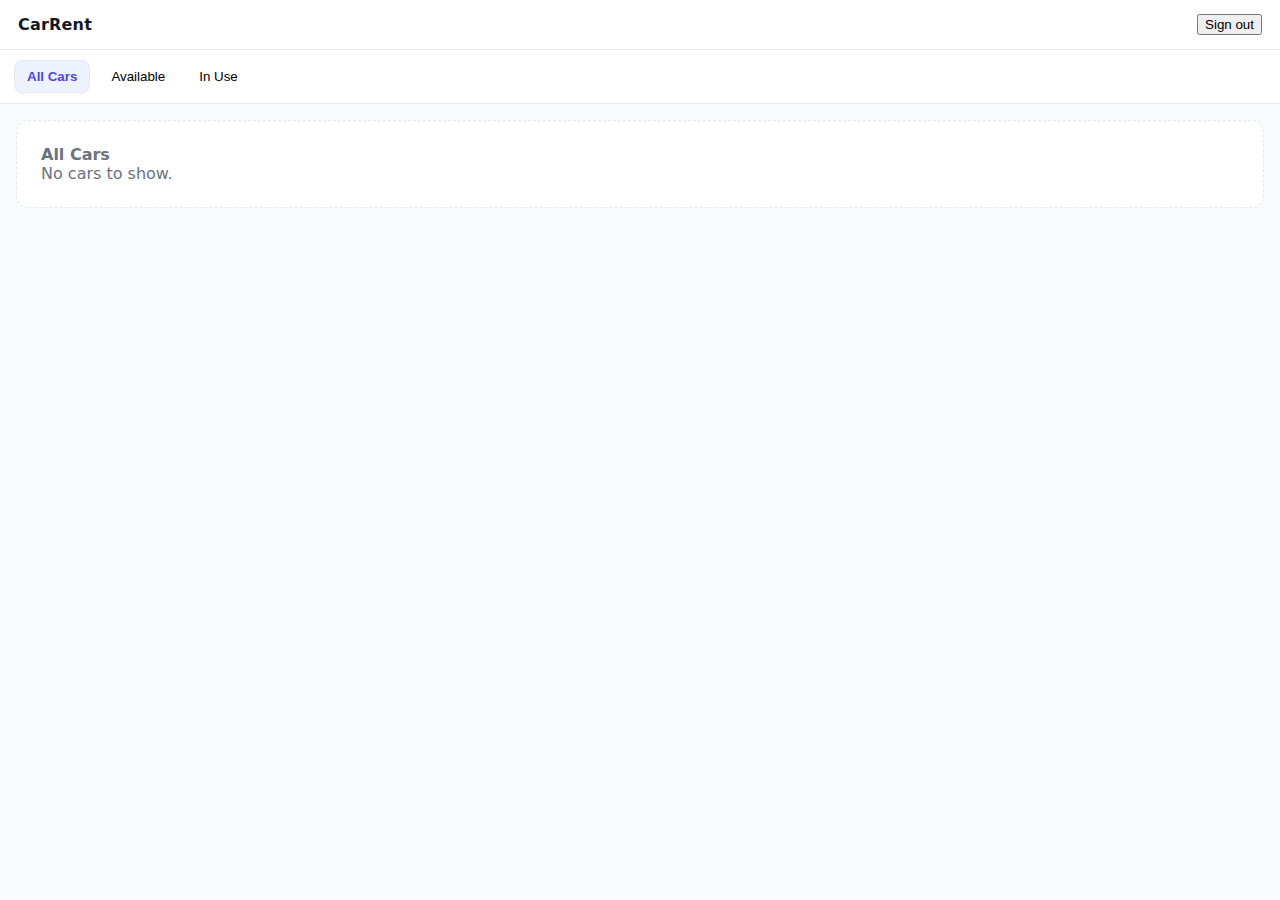
<file: frontend/dashboard/index.html>
<!doctype html>
<html lang="en">
  <head>
    <meta charset="utf-8" />
    <meta name="viewport" content="width=device-width, initial-scale=1" />
    <title>Car Rental Dashboard</title>
    <link rel="stylesheet" href="./styles.css" />
  </head>
  <body>
    <!-- Root -->
    <div id="app">
      <!-- Dashboard View -->
      <section id="view-dashboard">
        <header id="topbar">
          <div class="brand">CarRent</div>
          <nav class="user-menu">
            <button id="btn-signout">Sign out</button>
          </nav>
        </header>

        <div id="tabs" class="tabs">
          <button class="tab is-active" data-tab="all">All Cars</button>
          <button class="tab" data-tab="available">Available</button>
          <button class="tab" data-tab="in_use">In Use</button>
        </div>

        <main id="content" class="content">
          <!-- rendered by JS -->
        </main>

        <div id="modal-root" class="modal-root hidden"></div>
      </section>
    </div>

    <script defer src="./app.js"></script>
  </body>
</html>
</file>
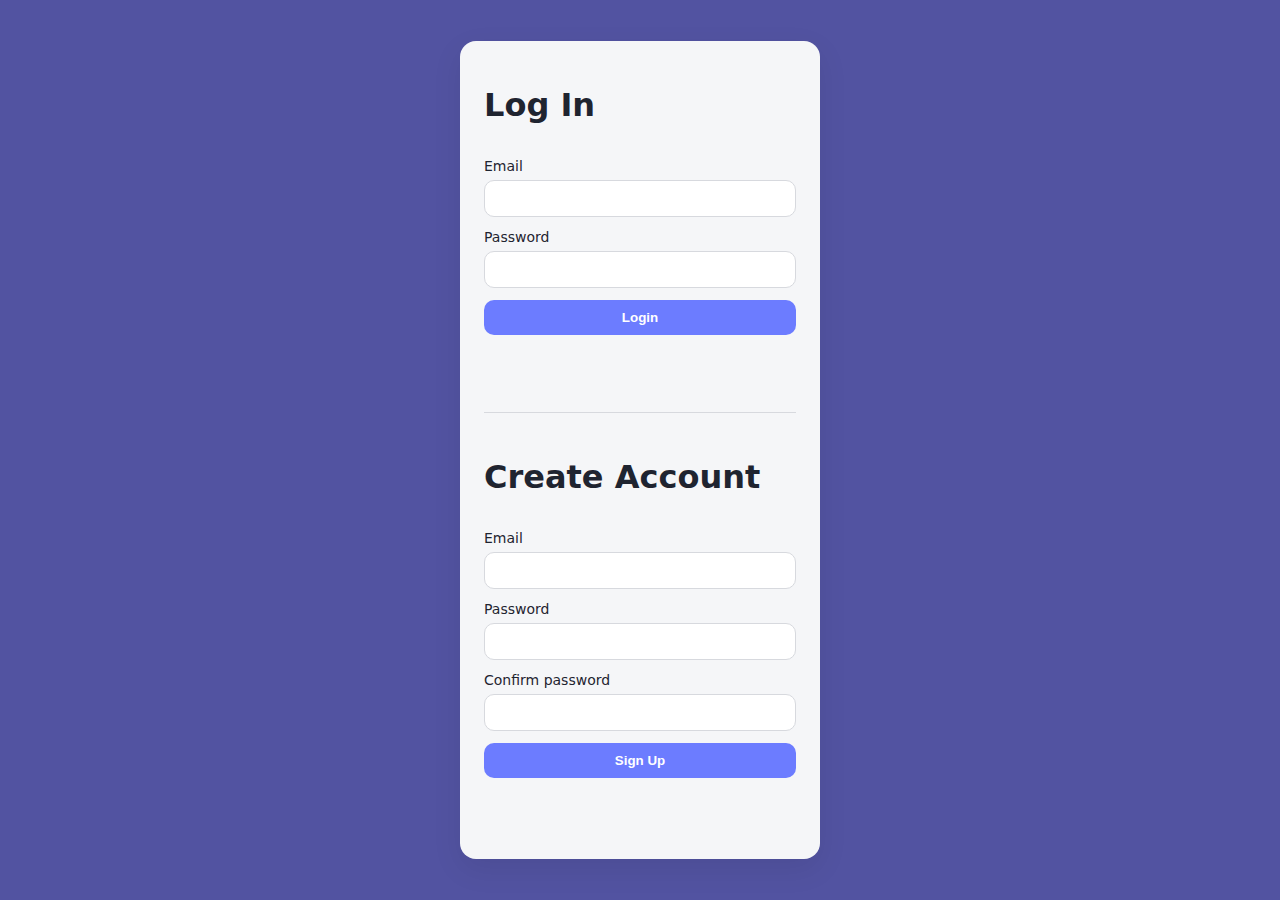
<file: frontend/login_page/login.html>
<!doctype html>
<html lang="en">
<head>
    <meta charset="UTF-8" />
    <title>Login & Signup</title>
    <link rel="stylesheet" href="style.css" />
</head>
<body>
    <main class="card">

        <form id="login-form" novalidate>
            <h1>Log In</h1>
            <label>Email
                <input type="email" id="login-email" required />
            </label>
            <label>Password
                <input type="password" id="login-password" required />
            </label>
            <button type="submit">Login</button>
            <p id="login-msg"></p>
        </form>

        <hr />
        <form id="signup-form" novalidate>
            <h1>Create Account</h1>
            <label>Email
                <input type="email" id="signup-email" required />
            </label>
            <label>Password
                <input type="password" id="signup-password" required />
            </label>
            <label>Confirm password
                <input type="password" id="confirm-password" required />
            </label>
            <button type="submit">Sign Up</button>
            <p id="signup-msg"></p>
        </form>

    </main>

    <script src="script.js" defer></script>
</body>
</html>
</file>
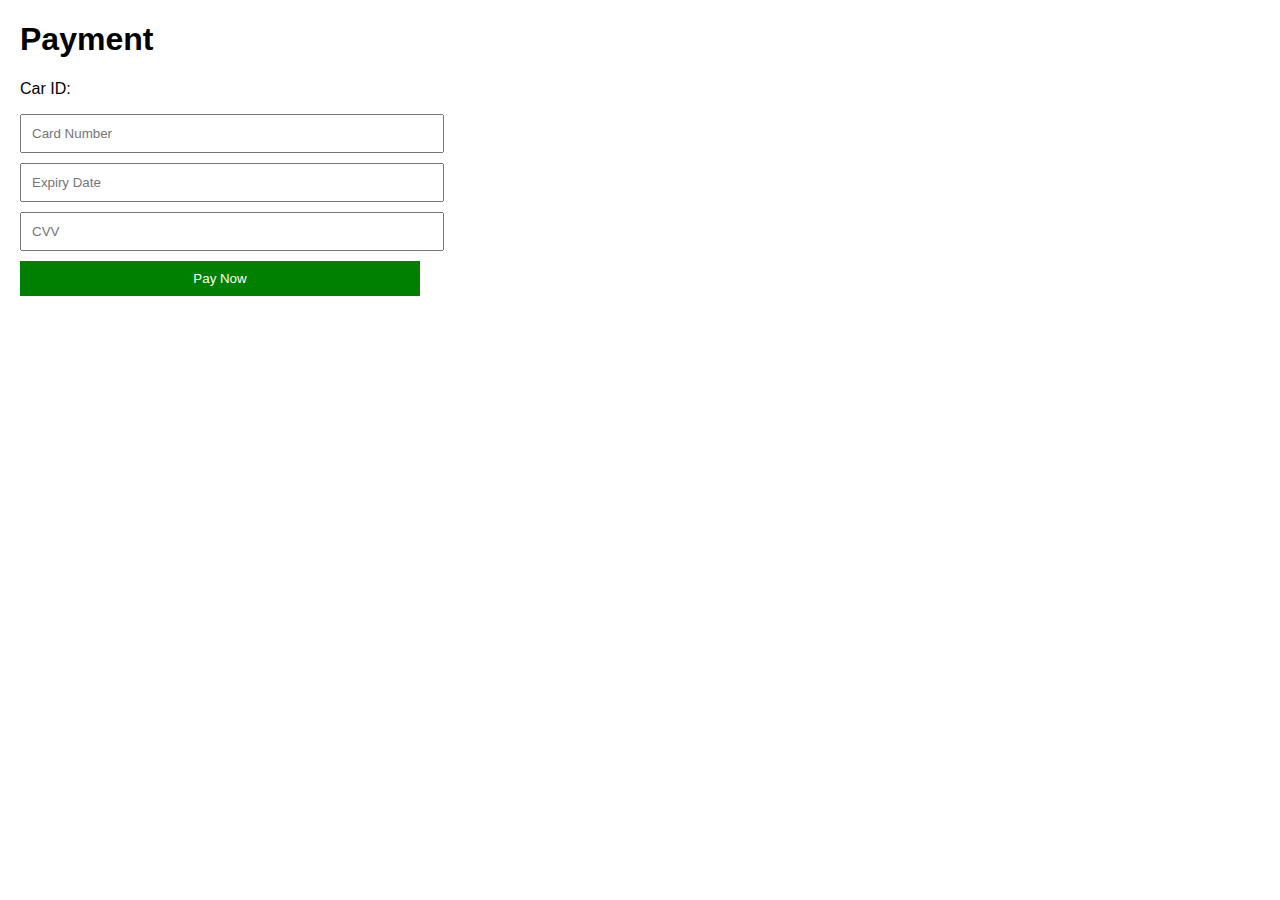
<file: frontend/payment/payment.html>
<!DOCTYPE html>
<html lang="en">
<head>
    <meta charset="UTF-8">
    <meta name="viewport" content="width=device-width, initial-scale=1.0">
    <title>Payment</title>
    <style>
        body { font-family: Arial, sans-serif; margin: 20px; }
        form { max-width: 400px; }
        input, button { display: block; margin: 10px 0; padding: 10px; width: 100%; }
        button { background: green; color: white; border: none; cursor: pointer; }
    </style>
</head>
<body>
    <h1>Payment</h1>
    <p>Car ID: <span id="car-id"></span></p>
    <form id="payment-form">
        <input type="text" placeholder="Card Number" required>
        <input type="text" placeholder="Expiry Date" required>
        <input type="text" placeholder="CVV" required>
        <button type="submit">Pay Now</button>
    </form>
    <script src="payment.js"></script>
</body>
</html>
</file>
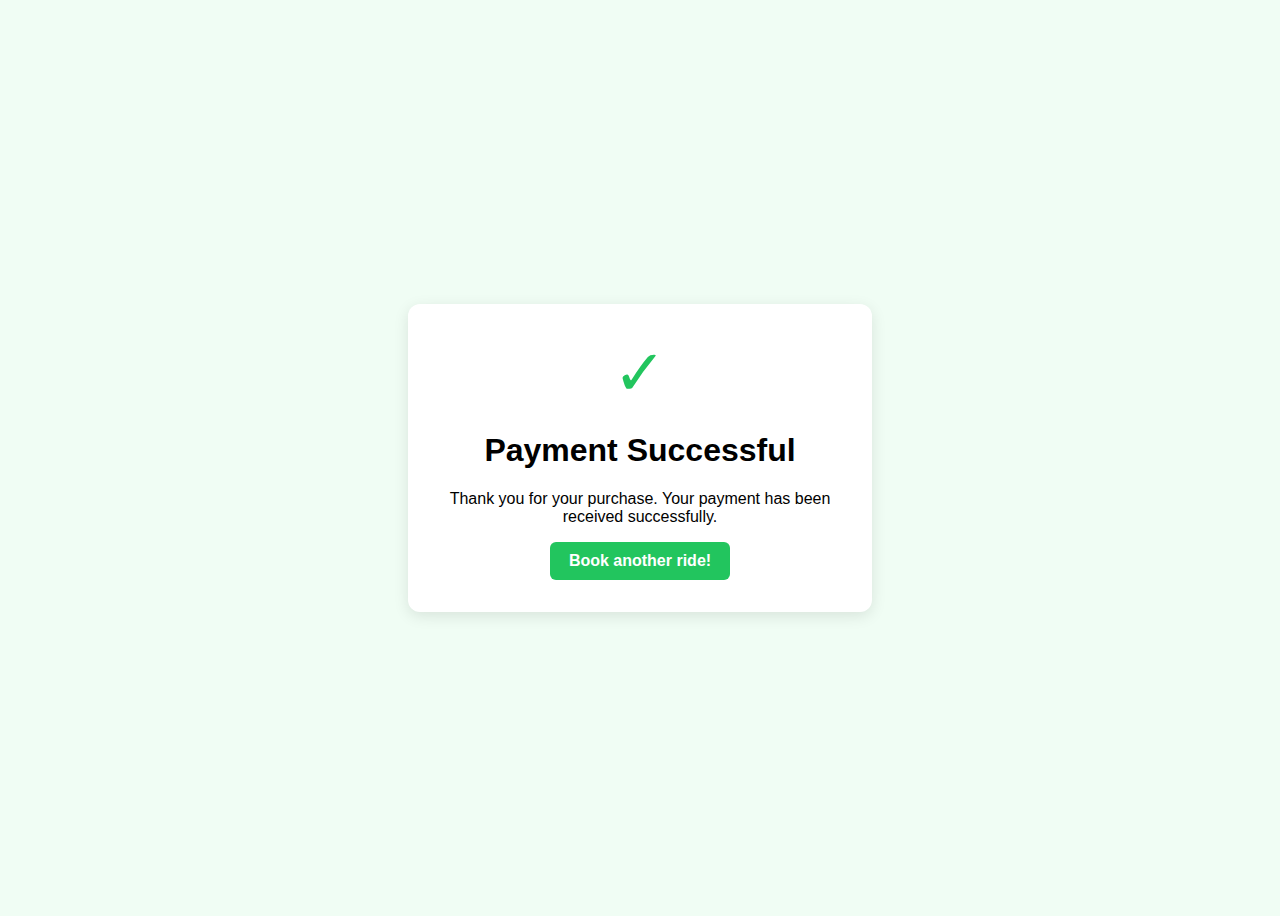
<file: frontend/payment/success.html>
<!DOCTYPE html>

<html lang="en">

<head>

  <meta charset="UTF-8" />

  <meta name="viewport" content="width=device-width, initial-scale=1.0"/>

  <title>Payment Successful</title>

 

  <style>

    /* Paste style.css content here */

    body {

      background-color: #f0fdf4;

      display: flex;

      align-items: center;

      justify-content: center;

      min-height: 100vh;

      font-family: 'Segoe UI', Tahoma, Geneva, Verdana, sans-serif;

    }

 

    .success-container {

      background-color: #fff;

      padding: 2rem;

      border-radius: 12px;

      text-align: center;

      max-width: 400px;

      width: 90%;

      box-shadow: 0 4px 15px rgba(0, 0, 0, 0.1);

      animation: fadeIn 0.6s ease;

    }

 

    .icon {

      font-size: 4rem;

      color: #22c55e;

      margin-bottom: 1rem;

    }

 

    .btn {

      display: inline-block;

      background-color: #22c55e;

      color: #fff;

      padding: 0.6rem 1.2rem;

      text-decoration: none;

      border-radius: 6px;

      font-weight: 600;

      transition: background-color 0.2s ease;

    }

 

    .btn:hover {

      background-color: #16a34a;

    }

 

    @keyframes fadeIn {

      from { opacity: 0; transform: translateY(10px); }

      to { opacity: 1; transform: translateY(0); }

    }

  </style>

</head>

<body>

  <div class="success-container">

    <div class="icon">✓</div>

    <h1>Payment Successful</h1>

    <p>Thank you for your purchase. Your payment has been received successfully.</p>

    <a href="index.html" class="btn">Book another ride!</a>

  </div>

</body>

</html>
</file>
<file: frontend/dashboard/styles.css>
* { box-sizing: border-box; }
:root { --accent: #4f46e5; }
body { margin: 0; font-family: system-ui, Arial, sans-serif; color: #111827; background: #f9fafb; }

.hidden { display: none !important; }

.center { min-height: 80vh; display: grid; place-items: center; gap: 12px; }

#topbar {
  position: sticky; top: 0;
  display: flex; justify-content: space-between; align-items: center;
  padding: 14px 18px; background: white; border-bottom: 1px solid #e5e7eb;
}
.brand { font-weight: 700; letter-spacing: .2px; }

.tabs { display: flex; gap: 8px; padding: 10px 14px; background: #fff; border-bottom: 1px solid #e5e7eb; }
.tab {
  padding: 8px 12px; border: 1px solid transparent; background: transparent; cursor: pointer; border-radius: 8px;
}
.tab.is-active {
  border-color: #e5e7eb; background: #eef2ff; color: var(--accent); font-weight: 600;
}

.content { padding: 16px; min-height: 40vh; }
.empty-state {
  padding: 24px; border: 1px dashed #e5e7eb; background: #fff; border-radius: 12px; color: #6b7280;
}

.cars-grid { display: grid; grid-template-columns: repeat(auto-fill, minmax(300px, 1fr)); gap: 16px; }
.car-card {
  padding: 16px; border: 1px solid #e5e7eb; background: #fff; border-radius: 12px;
  display: flex; flex-direction: column; gap: 8px;
}
.car-image { width: 100%; height: 150px; object-fit: cover; border-radius: 8px; }
.car-card button {
  padding: 8px 12px; background: var(--accent); color: white; border: none; border-radius: 6px; cursor: pointer;
  align-self: flex-start;
}
.car-card button:hover { background: #3730a3; }

.modal-root { position: fixed; inset: 0; display: grid; place-items: center; background: rgba(0,0,0,.4); }
</file>
<file: frontend/login_page/style.css>
* { box-sizing: border-box; }
body {
    font-family: system-ui, Arial, sans-serif;
    background: #5253a1;
    margin: 0;
    min-height: 100vh;
    display: grid;
    place-items: center;
    color: #1f2430;
}
.card {
    background: #f5f6f8;
    width: 360px;
    padding: 24px;
    border-radius: 16px;
    box-shadow: 0 10px 30px rgba(0,0,0,.08);
    display: grid;
    gap: 16px;
}

hr {
    border: 0;
    height: 1px;
    background: #d7d9de;
    margin: 4px 0 8px;
  }
form {
    display: grid;
    gap: 12px;
}
label {
    display: grid;
    gap: 6px;
    font-size: 14px;
}
input {
    padding: 10px 12px;
    border: 1px solid #d7d9de;
    border-radius: 10px;
    outline: none;
    background: #fff;
}
input:focus {
    border-color: #6c7cff;
    box-shadow: 0 0 0 3px rgba(108,124,255,.2);
  }
  button {
    padding: 10px 12px;
    border: 0;
    border-radius: 10px;
    background: #6c7cff;
    color: #fff;
    cursor: pointer;
    font-weight: 600;
    transition: filter .15s ease, transform .05s ease;
  }
  button:hover { filter: brightness(1.05); }
  button:active { transform: translateY(1px); }
  button:disabled { opacity: .6; cursor: not-allowed; }
  
  #login-msg,
  #signup-msg {
    min-height: 1.25em;
    font-size: 14px;
    color: #6b7280;
  }
  
  .ok    { color: #0ea05a !important; }
  .error { color: #e11d48 !important; }
  
  @media (max-width: 420px) {
    .card { width: 92vw; padding: 18px; border-radius: 12px; }
  }
</file>
